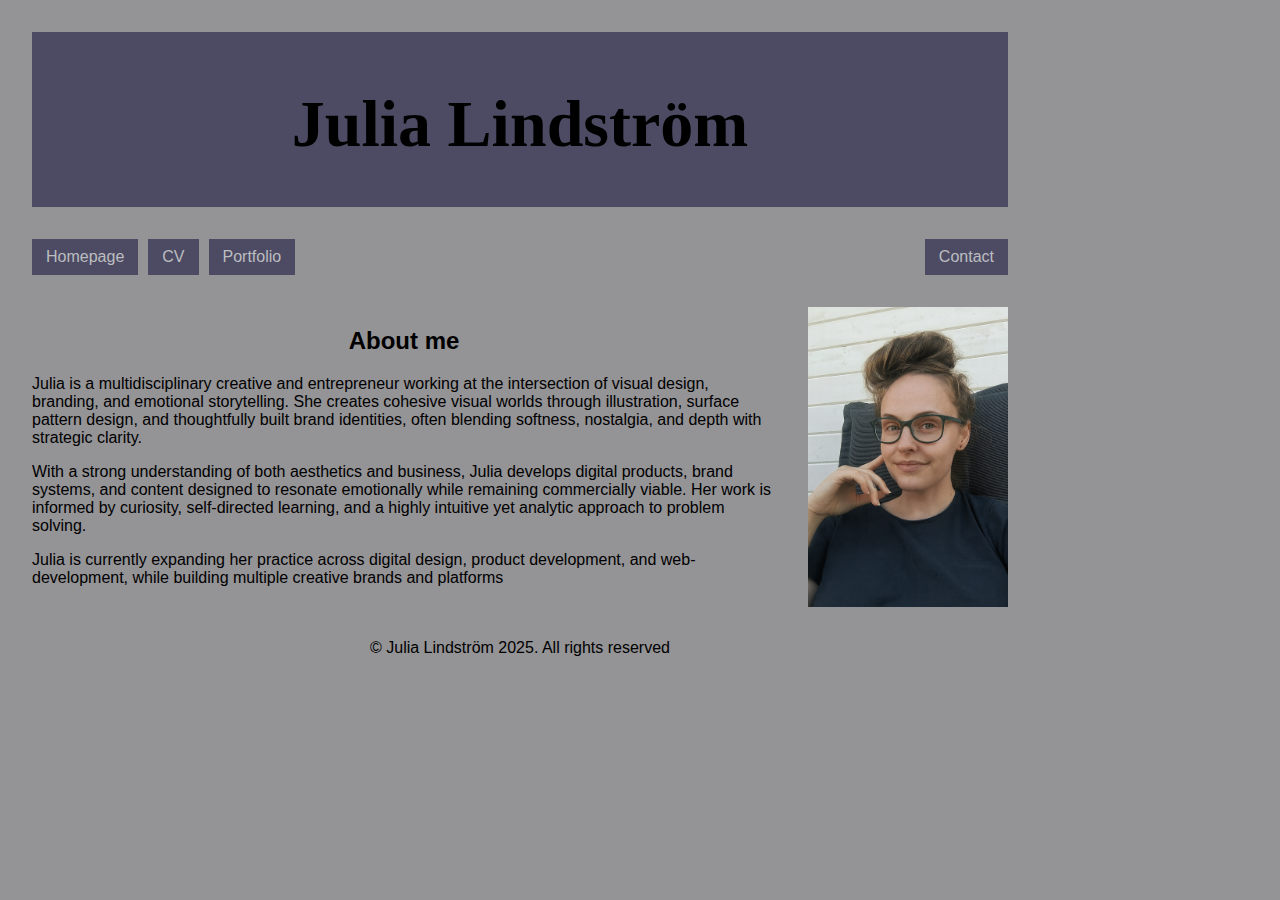
<file: index.html>
<!DOCTYPE html>
<html lang="en">
<head>
    <meta charset="UTF-8">
    <meta name="viewport" content="width=device-width, initial-scale=1.0">
    <title>Document</title>
    <link rel="stylesheet" href="css/style.css">
</head>

<body>
    <div id="container">
                
        <!--Header start-->
                <header class="header">
                    <h1>Julia Lindström</h1>
                </header>
                
                <nav class="nav">
                    <div class="nav-left">
                        <a class="nav-btn" href="index.html">Homepage</a>
                        <a class="nav-btn" href="cv.html">CV</a>
                        <a class="nav-btn" href="portfolio.html">Portfolio</a>
                    </div>
                    <div class="nav-right">
                        <a class="nav-btn nav-cta" href="contact.html">Contact</a>

                    </div>
                </nav>
        <!--Header stop-->

        <!--Img start-->               
                <img class="img" src="img/profilepic.jpg" alt="A woman with glasses and a soft smile">
        <!--Img stop-->

        <!--Paragraph start-->        
            <main class="paragraph">
                <h2>About me</h2>
                    <p>Julia is a multidisciplinary creative
                        and entrepreneur working at the intersection
                        of visual design, branding, and emotional storytelling.
                        She creates cohesive visual worlds through
                        illustration, surface pattern design, and 
                        thoughtfully built brand identities, often
                        blending softness, nostalgia, and depth
                        with strategic clarity. </p>
                    <p>With a strong understanding of both aesthetics
                        and business, Julia develops digital products,
                        brand systems, and content designed to
                        resonate emotionally while remaining
                        commercially viable. Her work is informed
                        by curiosity, self-directed learning, and
                        a highly intuitive yet analytic approach 
                        to problem solving. </p>
                    <p> Julia is currently expanding her practice
                        across digital design, product development,
                        and web-development, while building 
                        multiple creative brands and platforms
                    </p>    
            </main>
        <!--Paragraph stop-->

        <!--Footer start-->
            <footer class="footer">&copy; Julia Lindström 2025. All rights reserved</footer>
        <!--Footer stop-->

    </div>

</body>
</html>
</file>
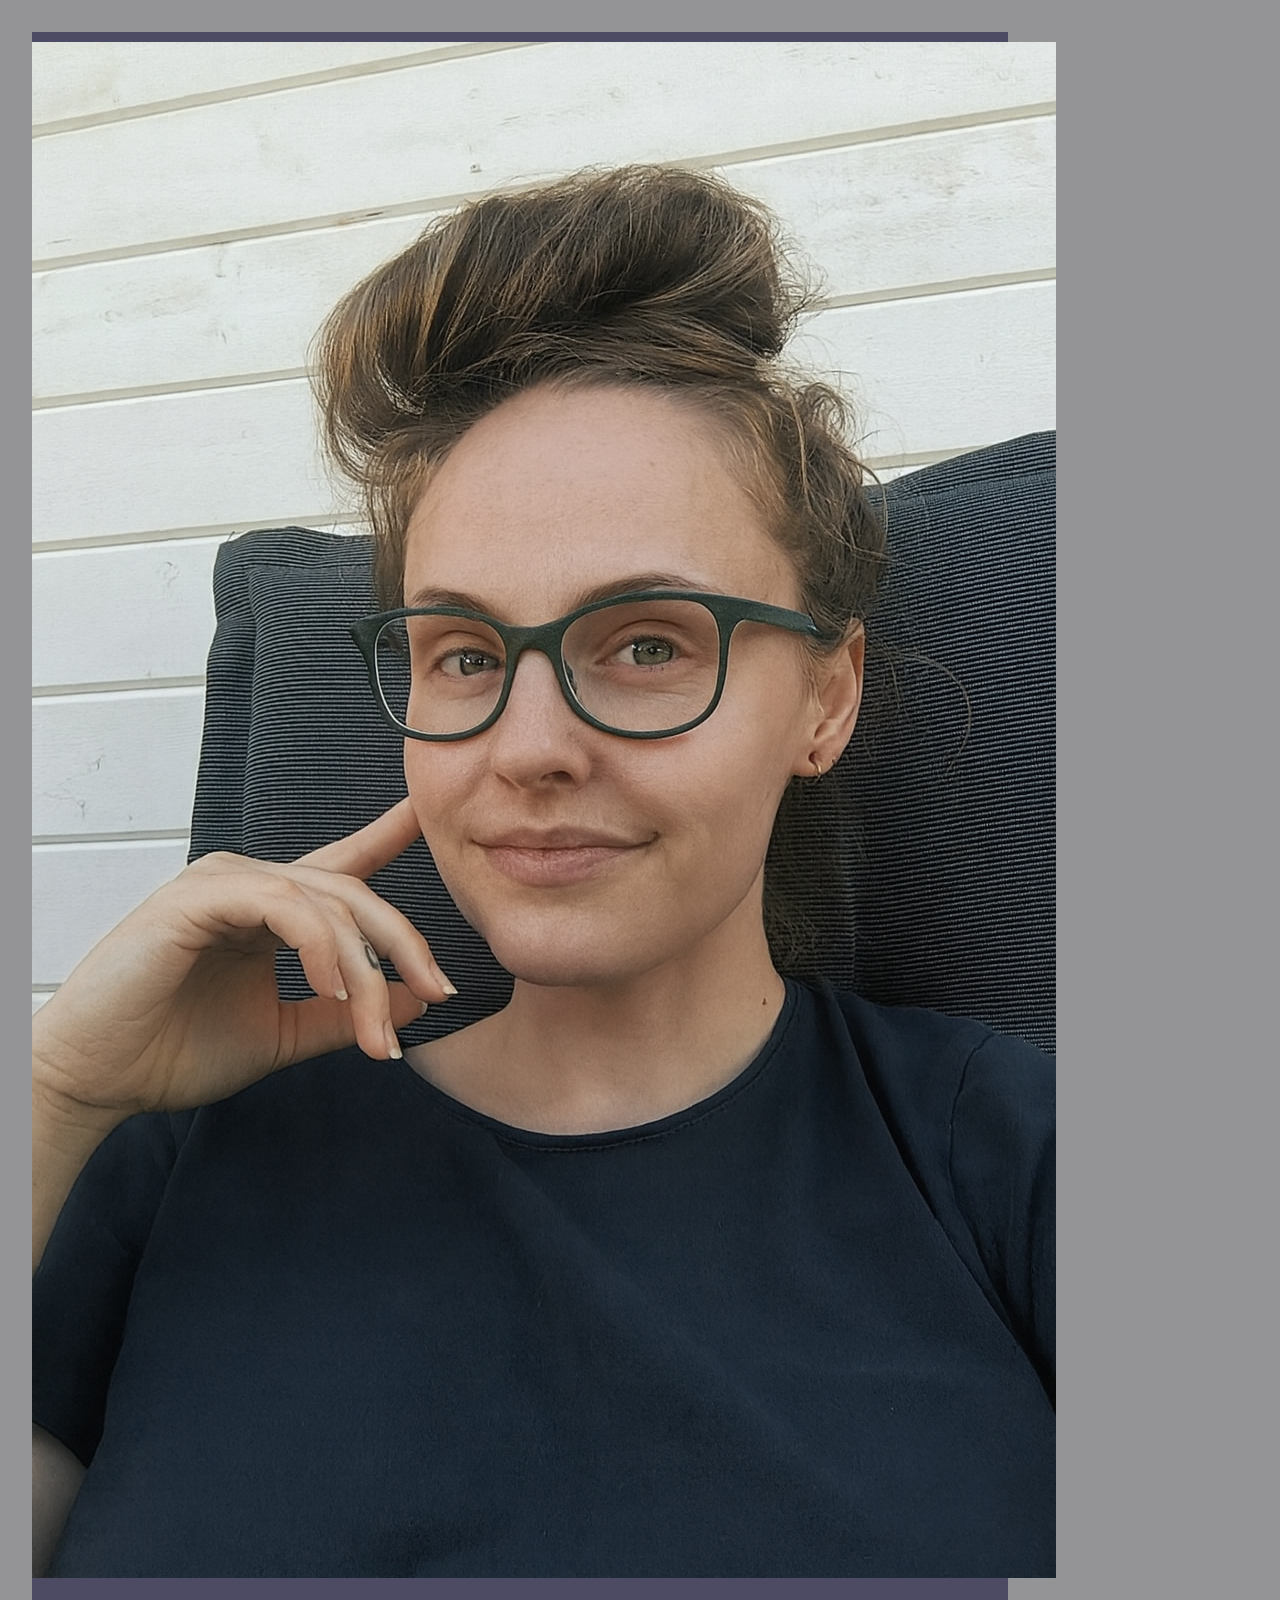
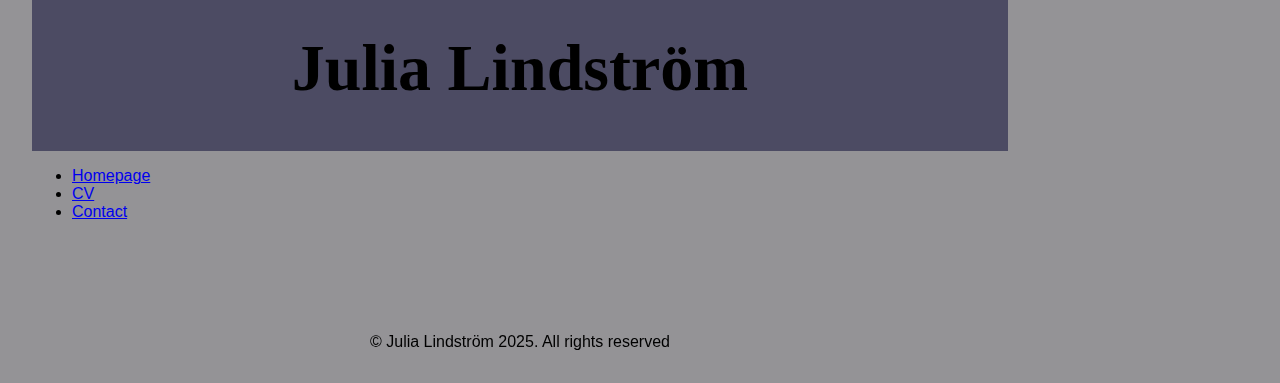
<file: contact.html>
<!DOCTYPE html>
<html lang="en">
<head>
    <meta charset="UTF-8">
    <meta name="viewport" content="width=device-width, initial-scale=1.0">
    <title>Document</title>
    <link rel="stylesheet" href="css/style.css">
</head>

<body>
    <div id="container">
        
        <div class="header">
            <header>
                <img src="img/profilepic.jpg" class="profile-image" alt="A woman with glasses and a soft smile">
                <h1>Julia Lindström</h1>
            </header>
            
                    <ul>
                        <li><a href="index.html">Homepage</a></li>
                        <li><a href="cv.html">CV</a></li>
                        <li class="right"><a href="contact.html">Contact</a></li>
                    </ul>
                    </div>
        <main>

        </main>
                <div class="footer">
            <footer>&copy; Julia Lindström 2025. All rights reserved</footer>
        </div>
    </div>

</body>
</html>
</file>
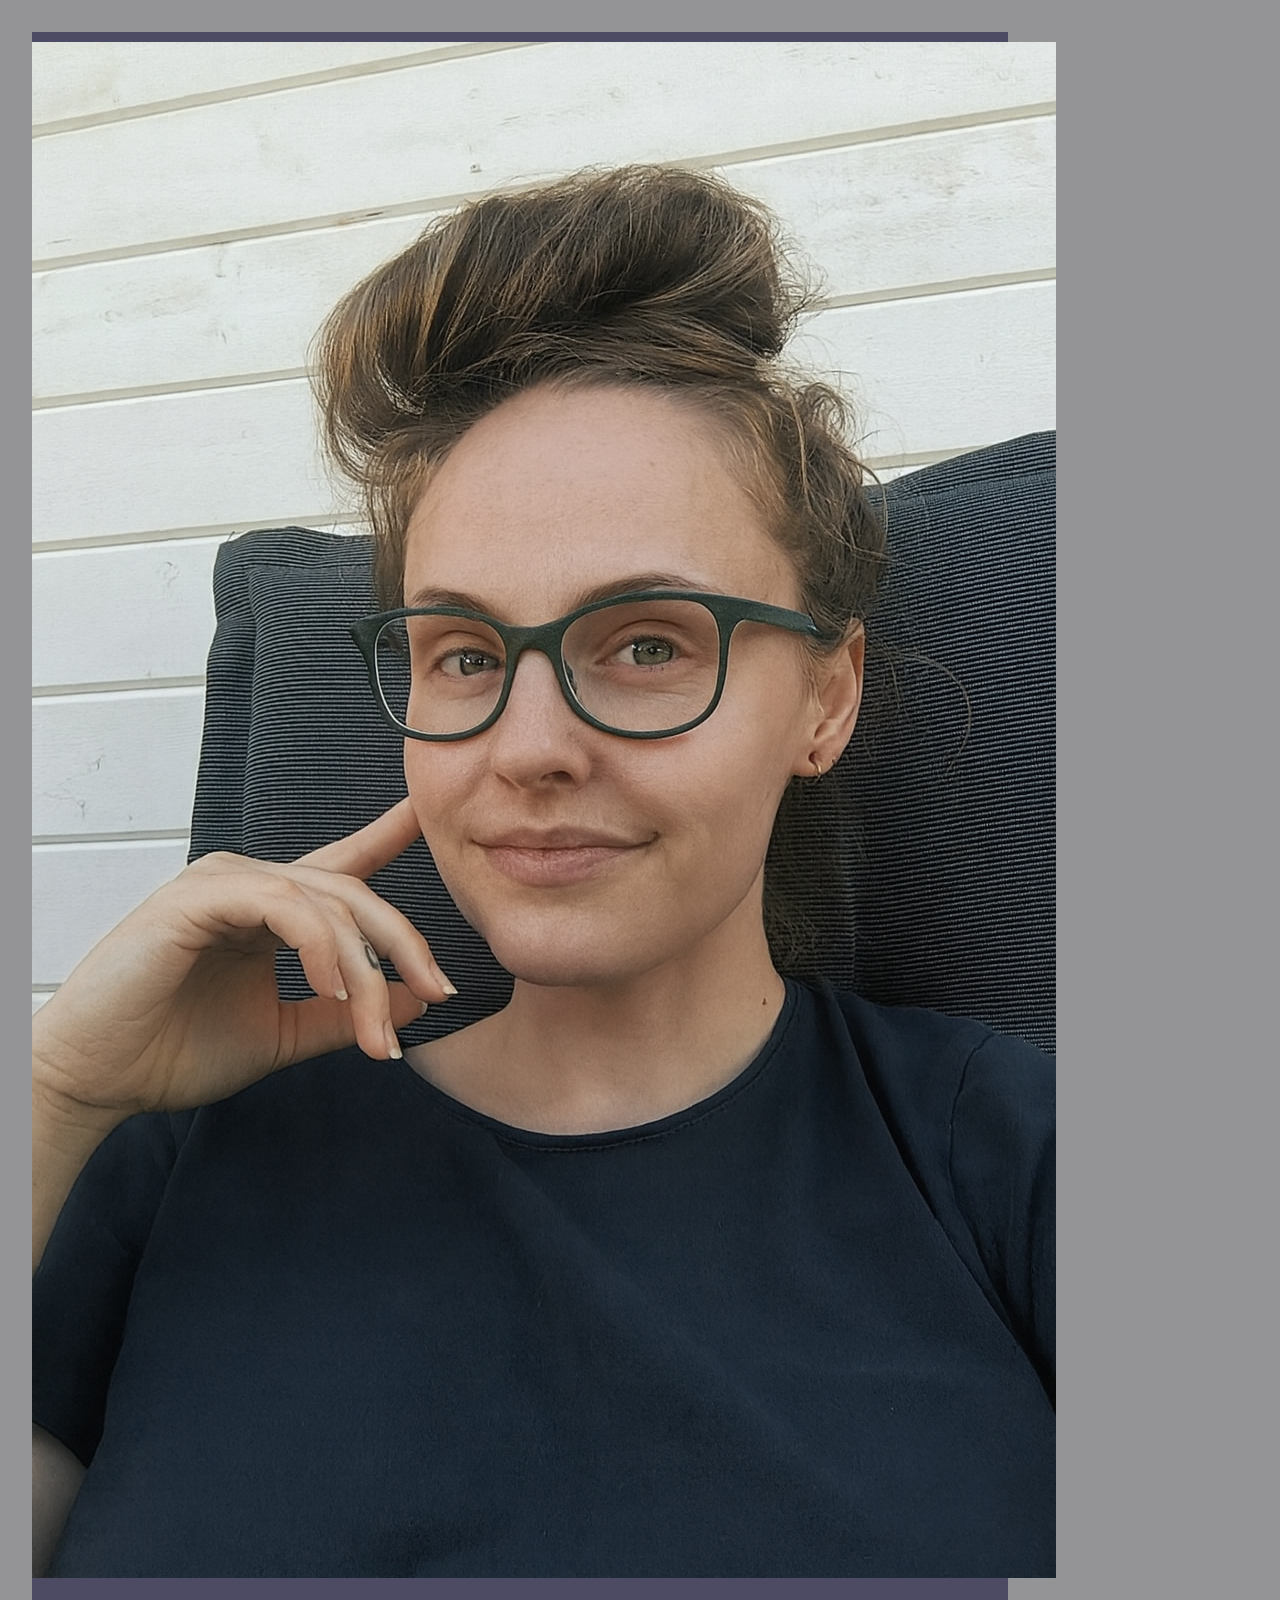
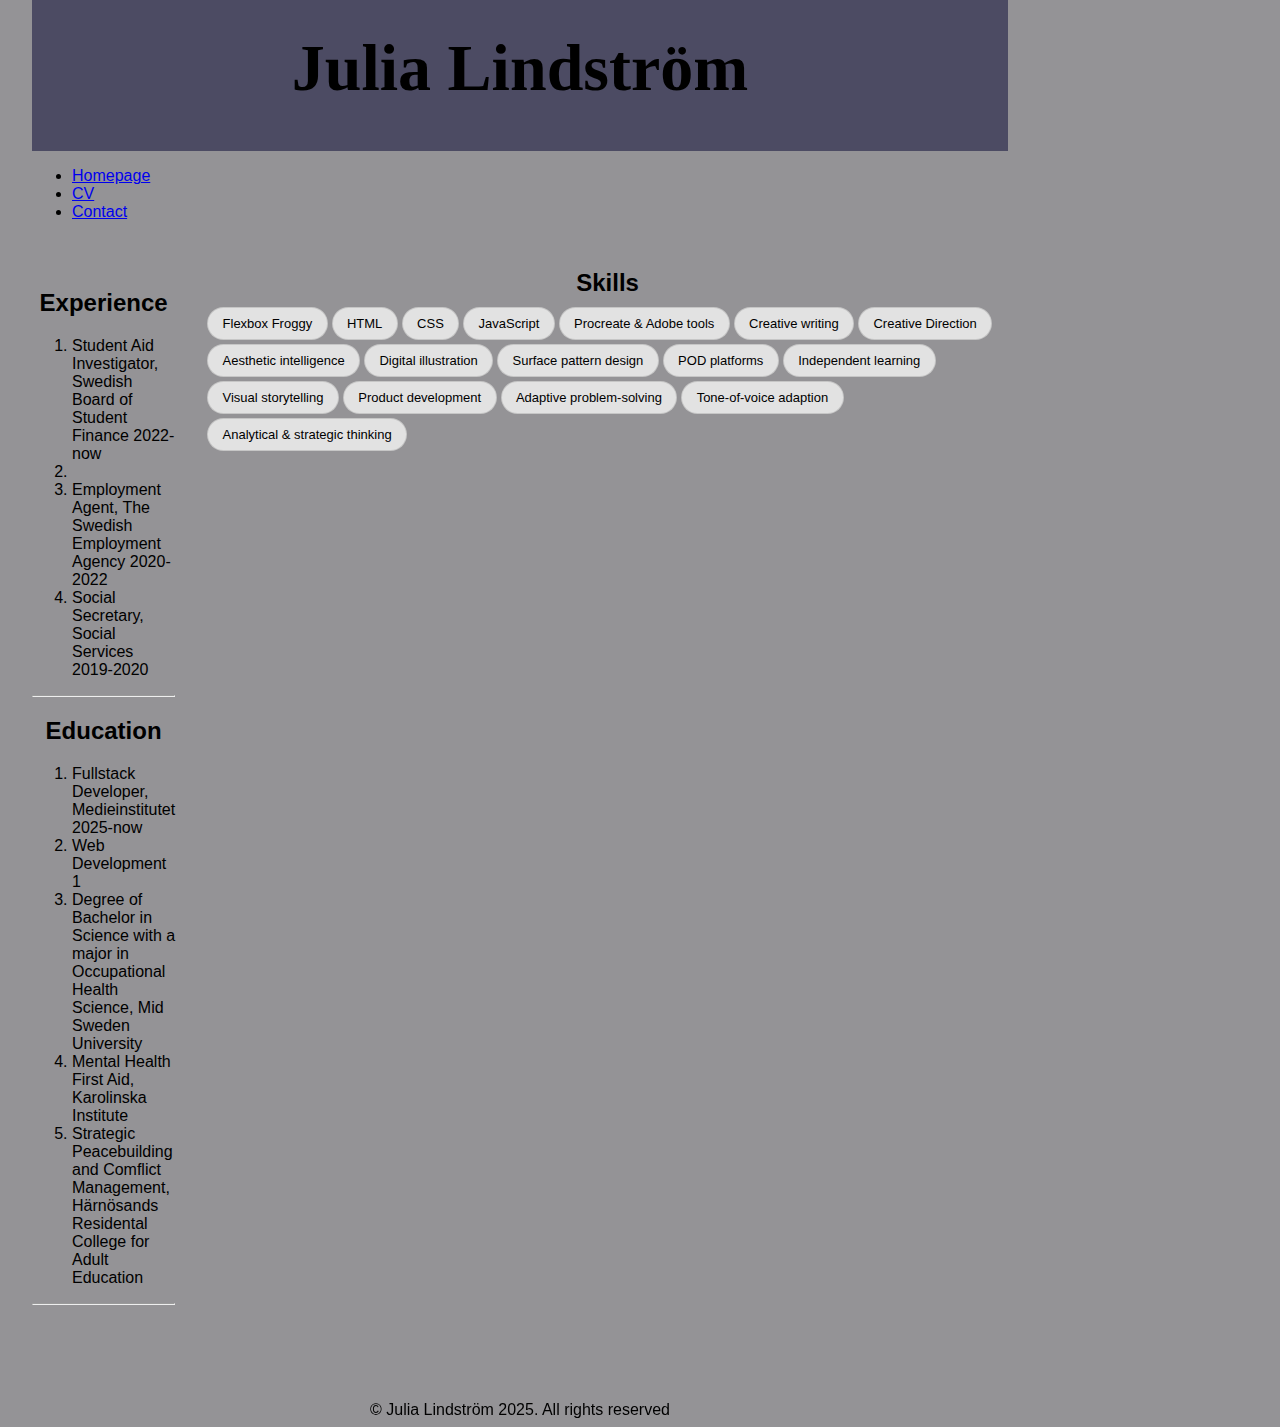
<file: cv.html>
<!DOCTYPE html>
<html lang="en">
<head>
    <meta charset="UTF-8">
    <meta name="viewport" content="width=device-width, initial-scale=1.0">
    <title>Document</title>
    <link rel="stylesheet" href="css/style.css">
</head>

<body>
    <div id="container">
        
        <div class="header">
            <header>
                <img src="img/profilepic.jpg" class="profile-image" alt="A woman with glasses and a soft smile">
                <h1>Julia Lindström</h1>
            </header>
            
                    <ul>
                        <li><a href="index.html">Homepage</a></li>
                        <li><a href="cv.html">CV</a></li>
                        <li class="right"><a href="contact.html">Contact</a></li>
                    </ul>
                    </div>

        <div class="cv-section">
                    <h2 id="experience">Experience</h2>
                        <ol>
                            <li>Student Aid Investigator, Swedish Board of Student Finance 2022-now</li>
                            <li><li>Employment Agent, The Swedish Employment Agency 2020-2022</li>
                            <li>Social Secretary, Social Services 2019-2020</li>
                        </ol>
                <hr>
                    <h2 id="education">Education</h2>
                        <ol>
                            <li>Fullstack Developer, Medieinstitutet 2025-now</li>
                            <li>Web Development 1</li>
                            <li>Degree of Bachelor in Science with a major in Occupational Health Science, Mid Sweden University</li>
                            <li>Mental Health First Aid, Karolinska Institute</li>
                            <li>Strategic Peacebuilding and Comflict Management, Härnösands Residental College for Adult Education</li>
                        </ol>
                </section>
            <hr>
        </div>
            <div class="skills">
                    <h2 class="skills-title">Skills</h2>
                            <p class="pill">Flexbox Froggy</p>
                            <p class="pill">HTML</p>
                            <p class="pill">CSS</p>
                            <p class="pill">JavaScript</p>
                            <p class="pill">Procreate & Adobe tools</p>
                            <p class="pill">Creative writing</p>
                            <p class="pill">Creative Direction</p>
                            <p class="pill">Aesthetic intelligence</p>
                            <p class="pill">Digital illustration</p>
                            <p class="pill">Surface pattern design</p>
                            <p class="pill">POD platforms</p>
                            <p class="pill">Independent learning</p>
                            <p class="pill">Visual storytelling</p>
                            <p class="pill">Product development</p>
                            <p class="pill">Adaptive problem-solving</p>
                            <p class="pill">Tone-of-voice adaption</p>
                            <p class="pill">Analytical & strategic thinking</p>
            </div>
        </div>

        </main>
        
        <div class="footer">
            <footer>&copy; Julia Lindström 2025. All rights reserved</footer>
        </div>
    </div>

</body>
</html>
</file>
<file: css/style.css>
body {
    background-color: #949396;
    font-family: Arial, Helvetica, sans-serif;
    width: 80%;
}

/*MQ*/
#container {
    display: grid;
    gap: 16px;
    padding: 16px;
    grid-template-columns: 1fr;
    grid-template-areas: 
    "header"
    "nav"
    "img"
    "paragraph"
    "footer";
}

.header {grid-area: header;}
.nav {grid-area: nav;}
.img {
    grid-area: img;
    width: 100%;
    height: auto;
    display: block;}
.paragraph {grid-area: paragraph;}
.footer {grid-area: footer;}

.nav {
    display: flex;
    gap: 10px;
    flex-wrap: wrap;
}

@media (min-width: 768px) {
    #container {
        grid-template-columns: minmax (0,2fr) 1fr;
        grid-template-areas: 
        "header header"
        "nav nav"
        "paragraph img"
        "footer footer";
        align-items: start;
    }
}
@media (min-width: 1024px) {
    #container {
        gap: 24px;
        padding: 24px;
        }
}
@media (min-width: 1280px) {
    #container {
        max-width: 1200px;
        margin: 0 auto;
        gap: 32px;
        }
}

/*Header*/
header {
    position: relative;
    text-align: center;
    border-bottom: 1px solid #4C4B63;
    background-color: #4C4B63;
    font-size: 33px;
    font-family: Georgia, 'Times New Roman', Times, serif;
    padding-top: 10px;

}


/*Nav with responsive design*/
.nav{
    display: flex;
    flex-direction: column;
    gap: 12px;
}
.nav-left,
.nav-right {
    display: flex;
    gap: 10px;
    flex-wrap: wrap;
}
.nav-btn {
    display: inline-block;
    padding: 10px 14px;
    background-color: #4C4B63;
    color: #BCBDC0;
    text-decoration: none;
    line-height: 1;
}
@media (min-width: 768px) {
    .nav {
        flex-direction: row;
        align-items: center;
        justify-content: space-between;
    }
}
.nav-left {justify-content: flex-start;}
.nav-right {justify-content: flex-end;}

/*Homepage*/
.img {
    width: 200px;
    margin: 0 auto;
    object-fit: cover;
}
.paragraph {
    margin: 0 auto;

}
h2 {
    text-align: center;

}

/*CV*/
.cv-section h2 {
    text-align: center;

}
.cv-section {    
    width: 100%;
    gap: 4px 4px;

}
.skills {    
    width: 100%;
    display: flex;
    flex-wrap: wrap;
    gap: 4px 4px;
    align-items: flex-start

}
.skills-title {
    text-align: center;
    flex-basis: 100%;
    margin: 0 0 6px 0;
}

.pill {
    font-size: 13px;
    margin: 0;
    background-color: rgb(226, 226, 226);
    padding: .5rem .9rem;
    border-radius: 999px;
    border: 1px solid rgba(0, 0, 0, .12);
    width: fit-content;
    white-space: nowrap;
    font-family: 'Gill Sans', 'Gill Sans MT', Calibri, 'Trebuchet MS', sans-serif;

}

/*Contact*/


/*Footer*/
footer {
    position: sticky;
    text-align: center;
    top: 100vh;

}
</file>
